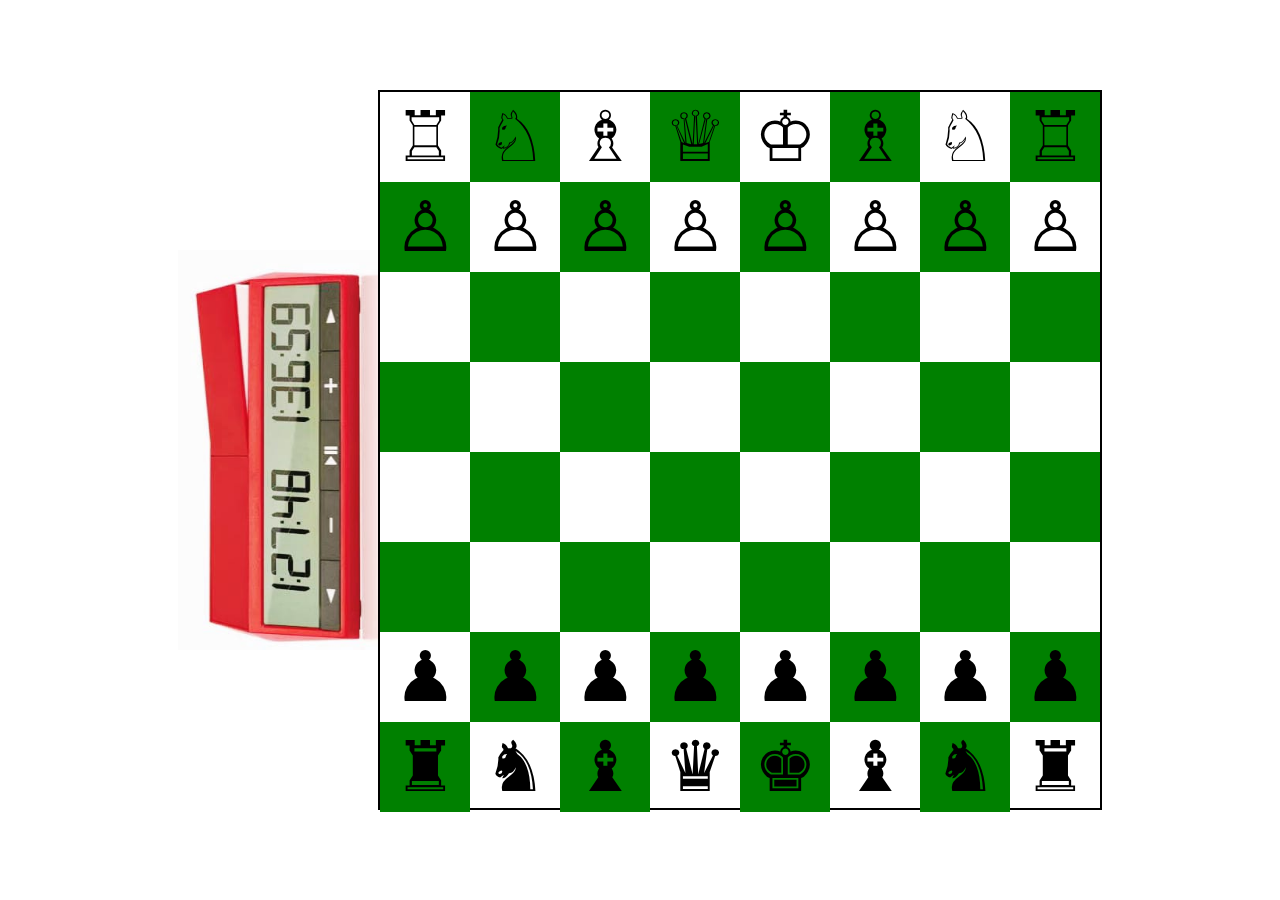
<file: css task- 10/index.html>
<!DOCTYPE html>
<html lang="en">
<head>
    <meta charset="UTF-8">
    <meta name="viewport" content="width=device-width, initial-scale=1.0">
    <title>Document</title>
</head>
<link rel="stylesheet" href="style.css">
<body>
    <img src="./chessclock.jpeg" width="200" height="400"alt="">
    <div class="container">
        <div class="row row1">&#9814</div>
        <div class="row row1">&#9816</div>
        <div class="row row1">&#9815</div>
        <div class="row row1">&#9813</div>
        <div class="row row1">	&#9812</div>
        <div class="row row1">	&#9815</div>
        <div class="row row1">	&#9816</div>
        <div class="row row1">	&#9814</div>

              <!-- 2nd row -->
             <div class="row row2">	&#9817</div>
             <div class="row row2">	&#9817</div>
             <div class="row row2">	&#9817</div>
             <div class="row row2">	&#9817</div>
             <div class="row row2">	&#9817</div>
             <div class="row row2">	&#9817</div>
             <div class="row row2">	&#9817</div>
             <div class="row row2">	&#9817</div>
             
     
              <!-- 3rd row -->
              <div class="row row3"></div>
              <div class="row row3"></div>
              <div class="row row3"></div>
              <div class="row row3"></div>
              <div class="row row3"></div>
              <div class="row row3"></div>
              <div class="row row3"></div>
              <div class="row row3"></div>

         <!-- 4th row -->
            
         <div class="row row4"></div>
         <div class="row row4"></div>
         <div class="row row4"></div>
         <div class="row row4"></div>
         <div class="row row4"></div>
         <div class="row row4"></div>
         <div class="row row4"></div>
         <div class="row row4"></div>
          <!-- 5th row -->
          <div class="row row5"></div>
          <div class="row row5"></div>
          <div class="row row5"></div>
          <div class="row row5"></div>
          <div class="row row5"></div>
          <div class="row row5"></div>
          <div class="row row5"></div>
          <div class="row row5"></div>
  
           <!-- 6th row -->
           <div class="row row6"></div>
              <div class="row row6"></div>
              <div class="row row6"></div>
              <div class="row row6"></div>
              <div class="row row6"></div>
              <div class="row row6"></div>
              <div class="row row6"></div>
              <div class="row row6"></div>

            <!-- 7th row -->
            <div class="row row7">	&#9823</div>
            <div class="row row7">&#9823</div>
            <div class="row row7">&#9823</div>
            <div class="row row7">&#9823</div>
            <div class="row row7">&#9823</div>
            <div class="row row7">&#9823</div>
            <div class="row row7">&#9823</div>
            <div class="row row7">&#9823</div>
    
              <!-- 8th row -->
              <div class="row row8">&#9820</div>
              <div class="row row8">&#9822</div>
              <div class="row row8">&#9821</div>
              <div class="row row8">&#9819</div>
              <div class="row row8">&#9818</div>
              <div class="row row8">&#9821</div>
              <div class="row row8">&#9822</div>
              <div class="row row8">&#9820</div> 
    
    </div>
</body>
</html>
</file>
<file: css task- 10/style.css>
* {
    margin: 0;
    padding: 0;
    box-sizing: border-box;
}

.container {
    width: 724px;
    height:720px;
    border: 2px solid;
    display: flex;
    flex-wrap: wrap; 

}

.row{
    display: flex;
    width: 90px;
    height: 90px;
    align-items: center;
    justify-content: center;
    font-size: 70px;
}

body {
    display: flex;
    align-items: center;
    justify-content: center;
    height: 100vh;
    
}

.row1:nth-child(even){
    background-color: green;
}
.row2:nth-child(odd){
    background-color: green;
}
.row3:nth-child(even){
    background-color: green;
}
.row4:nth-child(odd){
    background-color: green;
}
.row5:nth-child(even){
    background-color: green;
}
.row6:nth-child(odd){
    background-color: green;
}
.row7:nth-child(even){
    background-color: green;
}
.row8:nth-child(odd){
    background-color: green;
}
</file>
